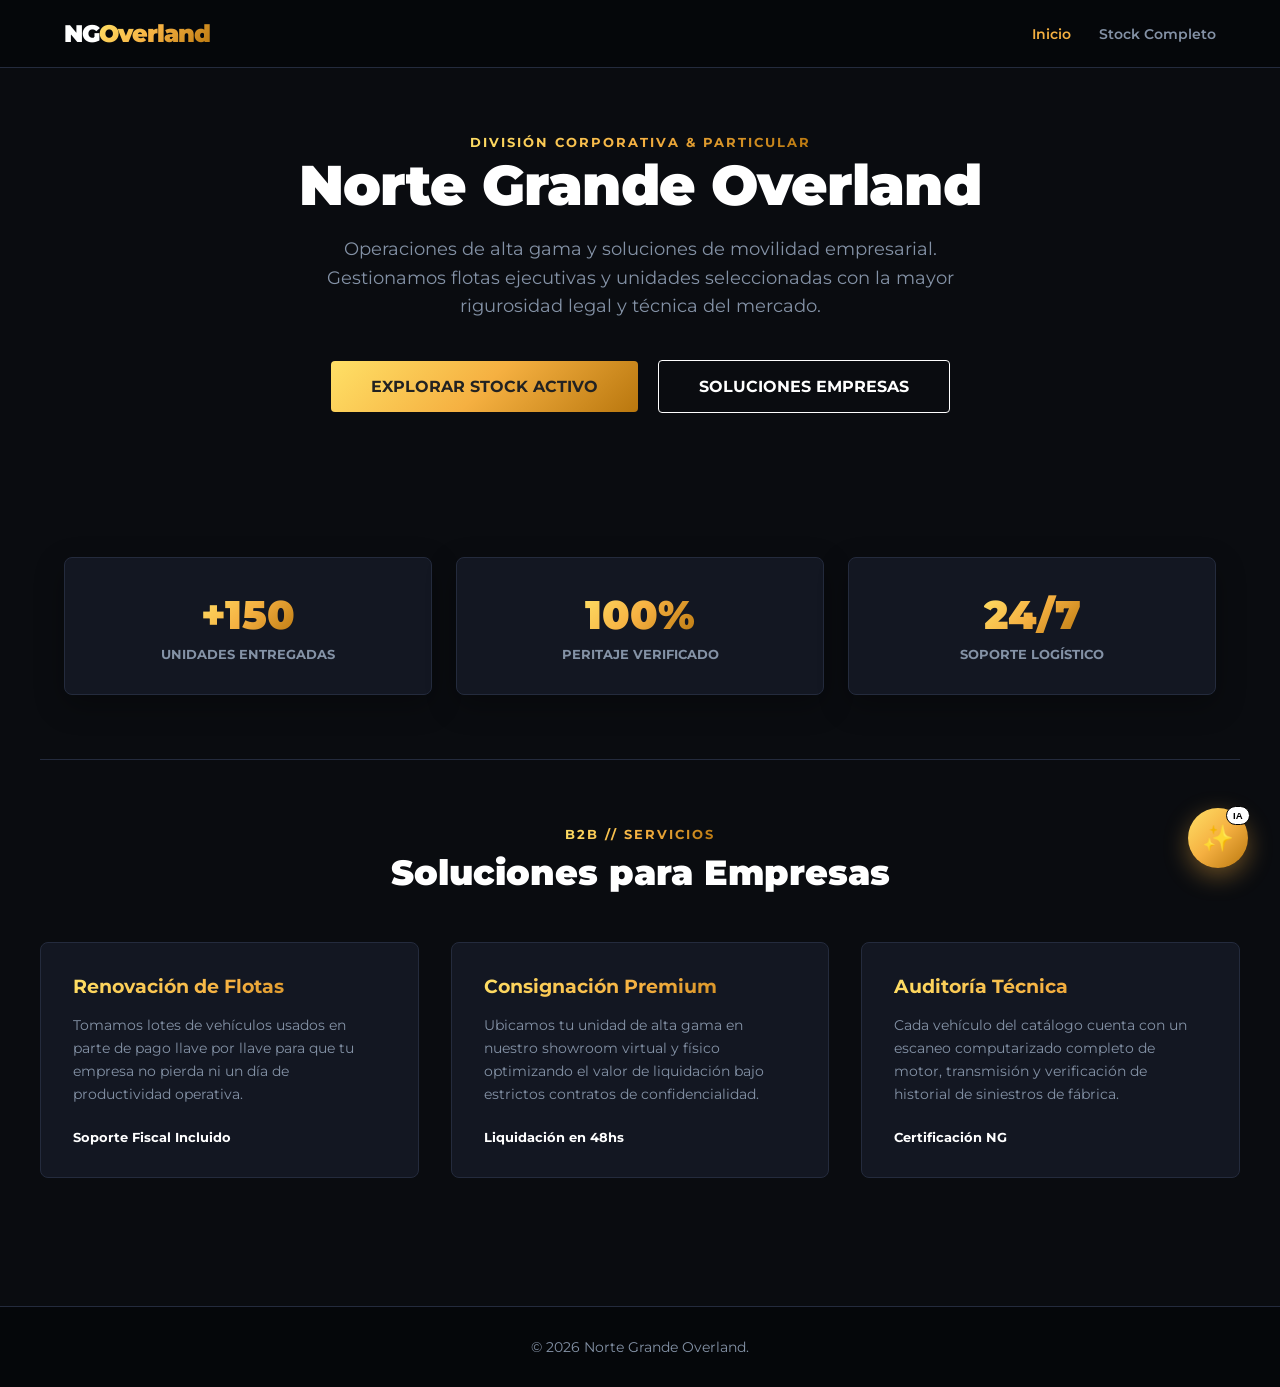
<file: index.html>
<!DOCTYPE html>
<html lang="es">
<head>
    <meta charset="UTF-8">
    <meta name="viewport" content="width=device-width, initial-scale=1.0">
    <title>Inicio | Norte Grande Overland</title>
    <link href="https://fonts.googleapis.com/css2?family=Montserrat:wght@400;600;700;900&display=swap" rel="stylesheet">
    <link rel="stylesheet" href="styles.css">
</head>
<body>

    <header class="navbar">
        <div class="nav-container">
            <a href="index.html" class="logo">NG<span>Overland</span></a>
            <nav class="menu">
                <a href="index.html" class="active">Inicio</a>
                <a href="catalogo.html">Stock Completo</a>
            </nav>
        </div>
    </header>

    <!-- HERO PRINCIPAL -->
    <main class="container section-padding" style="text-align: center;">
        <div class="section-header">
            <span class="sub-title">División Corporativa & Particular</span>
            <h1 style="font-size: 3.5rem; font-weight: 900; color: #fff; margin-bottom: 1rem; letter-spacing: -1px;">Norte Grande Overland</h1>
            <p style="color: var(--text-muted); max-width: 700px; margin: 0 auto 2.5rem auto; font-size: 1.1rem; line-height: 1.6;">
                Operaciones de alta gama y soluciones de movilidad empresarial. Gestionamos flotas ejecutivas y unidades seleccionadas con la mayor rigurosidad legal y técnica del mercado.
            </p>
            <a href="catalogo.html" class="btn btn-primary" style="padding: 1rem 2.5rem; font-size: 1rem; margin-right: 1rem;">Explorar Stock Activo</a>
            <a href="#corporativo" class="btn btn-outline-light" style="padding: 1rem 2.5rem; font-size: 1rem;">Soluciones Empresas</a>
        </div>
    </main>

    <!-- SECCIÓN DE MÉTRICAS -->
    <section class="container" style="padding-bottom: 4rem;">
        <div class="grid-metrics">
            <div class="metric-card">
                <h3 class="text-metal-gold">+150</h3>
                <p>Unidades Entregadas</p>
            </div>
            <div class="metric-card">
                <h3 class="text-metal-gold">100%</h3>
                <p>Peritaje Verificado</p>
            </div>
            <div class="metric-card">
                <h3 class="text-metal-gold">24/7</h3>
                <p>Soporte Logístico</p>
            </div>
        </div>
    </section>

    <!-- SECCIÓN CORPORATIVA -->
    <section id="corporativo" class="container section-padding" style="border-top: 1px solid var(--border-color);">
        <div class="section-header">
            <span class="sub-title">B2B // Servicios</span>
            <h2 class="section-title">Soluciones para Empresas</h2>
        </div>
        <div class="grid-autos">
            <div class="card-auto" style="padding: 2rem;">
                <h3 class="text-metal-gold" style="margin-bottom: 1rem;">Renovación de Flotas</h3>
                <p style="color: var(--text-muted); font-size: 0.9rem; line-height: 1.6; margin-bottom: 1.5rem;">Tomamos lotes de vehículos usados en parte de pago llave por llave para que tu empresa no pierda ni un día de productividad operativa.</p>
                <span style="font-size: 0.8rem; font-weight: 700; color: #fff;">Soporte Fiscal Incluido</span>
            </div>
            <div class="card-auto" style="padding: 2rem;">
                <h3 class="text-metal-gold" style="margin-bottom: 1rem;">Consignación Premium</h3>
                <p style="color: var(--text-muted); font-size: 0.9rem; line-height: 1.6; margin-bottom: 1.5rem;">Ubicamos tu unidad de alta gama en nuestro showroom virtual y físico optimizando el valor de liquidación bajo estrictos contratos de confidencialidad.</p>
                <span style="font-size: 0.8rem; font-weight: 700; color: #fff;">Liquidación en 48hs</span>
            </div>
            <div class="card-auto" style="padding: 2rem;">
                <h3 class="text-metal-gold" style="margin-bottom: 1rem;">Auditoría Técnica</h3>
                <p style="color: var(--text-muted); font-size: 0.9rem; line-height: 1.6; margin-bottom: 1.5rem;">Cada vehículo del catálogo cuenta con un escaneo computarizado completo de motor, transmisión y verificación de historial de siniestros de fábrica.</p>
                <span style="font-size: 0.8rem; font-weight: 700; color: #fff;">Certificación NG</span>
            </div>
        </div>
    </section>

    <!-- BURBUJA DE ASISTENTE IA -->
    <div class="ai-bubble-container">
        <div class="ai-chat-window" id="ai-chat">
            <div class="ai-chat-header">
                <div class="ai-status-dot"></div>
                <span>Overland AI Bot</span>
            </div>
            <div class="ai-chat-body">
                <p class="ai-msg-bot">Hola 👋. Soy el asistente inteligente de NG Overland. ¿Buscás una cotización corporativa o asesoramiento sobre alguna unidad de alta gama?</p>
            </div>
            <div class="ai-chat-footer">
                <input type="text" placeholder="Escribí tu consulta..." id="ai-input">
                <button onclick="enviarMensajeIA()">➔</button>
            </div>
        </div>
        <button class="ai-bubble-trigger" onclick="toggleAIChat()">
            <span class="ai-icon">✨</span>
            <span class="ai-badge">IA</span>
        </button>
    </div>

    <footer class="footer"><div class="container"><p>&copy; 2026 Norte Grande Overland.</p></div></footer>

    <script src="script-filtros.js"></script>
</body>
</html>
</file>
<file: styles.css>
:root {
    --bg-dark: #0a0c10;
    --bg-card: #131722;
    --border-color: #242b3d;
    --text-light: #ffffff;
    --text-muted: #8492a6;
    
    /* ACABADOS METALIZADOS PREMIUM */
    --metal-silver: linear-gradient(135deg, #bdc3c7 0%, #2c3e50 100%);
    --metal-gold: linear-gradient(135deg, #ffe066 0%, #f5b041 50%, #b9770e 100%);
    --metal-blue-titanium: linear-gradient(135deg, #48cae4 0%, #0077b6 100%);
    --metal-purple: linear-gradient(135deg, #a855f7 0%, #4c1d95 100%);
}

* { box-sizing: border-box; margin: 0; padding: 0; }
body { background-color: var(--bg-dark); color: var(--text-light); font-family: 'Montserrat', sans-serif; }
.container { max-width: 1200px; margin: 0 auto; padding: 0 1.5rem; }
.section-padding { padding: 4rem 0; }

/* NAVBAR */
.navbar { background-color: #05070a; border-bottom: 1px solid var(--border-color); padding: 1.2rem 0; position: sticky; top: 0; z-index: 100; }
.nav-container { max-width: 1200px; margin: 0 auto; padding: 0 1.5rem; display: flex; justify-content: space-between; align-items: center; }
.logo { font-size: 1.5rem; font-weight: 900; color: white; text-decoration: none; letter-spacing: -1px; }
.logo span { background: var(--metal-gold); -webkit-background-clip: text; -webkit-text-fill-color: transparent; }
.menu a { color: var(--text-muted); text-decoration: none; margin-left: 1.5rem; font-weight: 600; font-size: 0.9rem; transition: color 0.3s; }
.menu a:hover, .menu a.active { color: #f5b041; }

/* DETALLES DE TEXTOS METALIZADOS */
.text-metal-gold {
    background: var(--metal-gold);
    -webkit-background-clip: text;
    -webkit-text-fill-color: transparent;
    display: inline-block;
}

.section-header { text-align: center; margin-bottom: 3rem; }
.sub-title { font-size: 0.8rem; font-weight: 700; letter-spacing: 2px; text-transform: uppercase; background: var(--metal-gold); -webkit-background-clip: text; -webkit-text-fill-color: transparent; }
.section-title { font-size: 2.2rem; font-weight: 900; margin-top: 0.5rem; color: #fff; }

/* METRICAS */
.grid-metrics { display: grid; grid-template-columns: repeat(auto-fit, minmax(200px, 1fr)); gap: 1.5rem; margin-top: 2rem; }
.metric-card { background: var(--bg-card); border: 1px solid var(--border-color); padding: 2rem; text-align: center; border-radius: 8px; box-shadow: 0 10px 30px rgba(0,0,0,0.3); }
.metric-card h3 { font-size: 2.5rem; font-weight: 900; margin-bottom: 0.5rem; }
.metric-card p { color: var(--text-muted); font-size: 0.8rem; font-weight: 700; text-transform: uppercase; }

/* FILTROS */
.filter-wrapper { background-color: var(--bg-card); padding: 1.5rem; border-radius: 8px; border: 1px solid var(--border-color); }
.filter-box { display: flex; gap: 1.5rem; align-items: flex-end; flex-wrap: wrap; }
.filter-group { display: flex; flex-direction: column; gap: 0.5rem; flex: 1; min-width: 180px; }
.filter-group label { font-size: 0.75rem; text-transform: uppercase; color: var(--text-muted); font-weight: 700; }
.input-field-sm { background-color: var(--bg-dark); border: 1px solid var(--border-color); color: white; padding: 0.7rem; border-radius: 4px; outline: none; width: 100%; }

/* BOTONES */
.btn { display: inline-block; cursor: pointer; border-radius: 4px; font-weight: 700; text-transform: uppercase; font-size: 0.8rem; transition: transform 0.2s; padding: 0.8rem 1.5rem; border: none; text-decoration: none; }
.btn-primary { background: var(--metal-gold); color: #222; }
.btn-primary:hover { transform: translateY(-2px); }
.btn-outline-light { border: 1px solid white; color: white; background: transparent; }
.btn-outline-light:hover { background: white; color: black; }

/* GRILLA Y TARJETAS */
.grid-autos { display: grid; grid-template-columns: repeat(auto-fill, minmax(280px, 1fr)); gap: 2rem; }
.card-auto { background-color: var(--bg-card); border: 1px solid var(--border-color); border-radius: 8px; overflow: hidden; display: flex; flex-direction: column; position: relative; transition: border-color 0.3s; }
.card-auto:hover { border-color: #f5b041; }

/* ETIQUETAS METALIZADAS LLAMATIVAS */
.tag-status { position: absolute; top: 1rem; left: 1rem; color: white; padding: 0.3rem 0.7rem; font-size: 0.65rem; font-weight: 800; border-radius: 4px; z-index: 10; text-transform: uppercase; letter-spacing: 0.5px; box-shadow: 0 4px 10px rgba(0,0,0,0.4); }
.tag-metal-silver { background: var(--metal-silver); color: #111; }
.tag-metal-blue { background: var(--metal-blue-titanium); }
.tag-metal-purple { background: var(--metal-purple); }

.img-zoom-container { width: 100%; height: 180px; overflow: hidden; }
.auto-img { width: 100%; height: 100%; object-fit: cover; }
.card-auto-body { padding: 1.5rem; flex: 1; display: flex; flex-direction: column; }
.categoria { font-size: 0.75rem; font-weight: 700; text-transform: uppercase; }
.card-auto-body h3 { font-size: 1.2rem; font-weight: 700; margin: 0.5rem 0; color: white; }
.precio-auto { font-size: 1.4rem; font-weight: 900; margin-bottom: 0.8rem; }
.moneda-ref { font-size: 0.8rem; color: var(--text-muted); font-weight: 400; -webkit-text-fill-color: var(--text-muted); }
.descripcion-corta { color: var(--text-muted); font-size: 0.85rem; line-height: 1.5; margin-bottom: 1.5rem; flex: 1; }
.btn-open-details { background: transparent; border: none; color: #f5b041; text-align: left; font-weight: 700; font-size: 0.85rem; cursor: pointer; padding: 0; outline: none; }

/* MODAL INTERACTIVO */
.modal-overlay { position: fixed; top: 0; left: 0; width: 100%; height: 100%; background: rgba(0, 0, 0, 0.9); backdrop-filter: blur(5px); display: none; justify-content: center; align-items: center; z-index: 200; padding: 1rem; }
.modal-card { background: var(--bg-card); border: 1px solid var(--border-color); padding: 2.5rem 2rem; border-radius: 8px; max-width: 600px; width: 100%; position: relative; }
.close-modal-btn { position: absolute; top: 1rem; right: 1.5rem; font-size: 2rem; color: var(--text-muted); cursor: pointer; }
.modal-gallery { display: grid; grid-template-columns: 1fr 1fr; gap: 1rem; margin-bottom: 1.5rem; }
.modal-gallery img { width: 100%; height: 140px; object-fit: cover; border-radius: 4px; border: 1px solid var(--border-color); }
.modal-technical-sheet { background: var(--bg-dark); padding: 1.2rem; border-radius: 6px; border: 1px solid var(--border-color); }
.tech-item { padding: 0.5rem 0; border-bottom: 1px solid rgba(255,255,255,0.05); font-size: 0.9rem; color: var(--text-muted); display: flex; justify-content: space-between; }
.tech-item span { color: white; font-weight: 600; }

/* SÚPER BURBUJA DE INTELIGENCIA ARTIFICIAL FLOATING SYSTEM */
.ai-bubble-container { position: fixed; bottom: 2rem; right: 2rem; z-index: 999; display: flex; flex-direction: column; align-items: flex-end; }
.ai-bubble-trigger { background: var(--metal-gold); width: 60px; height: 60px; border-radius: 50%; border: none; cursor: pointer; display: flex; justify-content: center; align-items: center; position: relative; box-shadow: 0 8px 25px rgba(245, 176, 65, 0.4); transition: transform 0.2s; }
.ai-bubble-trigger:hover { transform: scale(1.08); }
.ai-icon { font-size: 1.6rem; color: #111; }
.ai-badge { position: absolute; top: -2px; right: -2px; background: #fff; color: #000; font-size: 0.6rem; font-weight: 900; padding: 0.2rem 0.4rem; border-radius: 99px; border: 1px solid #000; }

.ai-chat-window { width: 330px; height: 400px; background: var(--bg-card); border: 1px solid var(--border-color); border-radius: 12px; margin-bottom: 1rem; display: none; flex-direction: column; overflow: hidden; box-shadow: 0 15px 40px rgba(0,0,0,0.6); }
.ai-chat-header { background: #0f121a; padding: 1rem; border-bottom: 1px solid var(--border-color); display: flex; align-items: center; gap: 0.5rem; font-weight: 700; font-size: 0.85rem; }
.ai-status-dot { width: 8px; height: 8px; background: #2ecc71; border-radius: 50%; box-shadow: 0 0 8px #2ecc71; }
.ai-chat-body { flex: 1; padding: 1rem; overflow-y: auto; display: flex; flex-direction: column; gap: 0.8rem; font-size: 0.8rem; background: #0b0d14; }
.ai-msg-bot { background: var(--border-color); padding: 0.6rem 0.8rem; border-radius: 8px 8px 8px 0; max-width: 85%; align-self: flex-start; color: #e2e8f0; line-height: 1.4; }
.ai-msg-user { background: #f5b041; color: #111; padding: 0.6rem 0.8rem; border-radius: 8px 8px 0 8px; max-width: 85%; align-self: flex-end; font-weight: 600; }
.ai-chat-footer { padding: 0.8rem; border-top: 1px solid var(--border-color); display: flex; gap: 0.5rem; background: #131722; }
.ai-chat-footer input { flex: 1; background: var(--bg-dark); border: 1px solid var(--border-color); color: white; padding: 0.5rem; border-radius: 4px; outline: none; font-size: 0.8rem; }
.ai-chat-footer button { background: var(--metal-gold); border: none; padding: 0 0.8rem; border-radius: 4px; cursor: pointer; font-weight: 700; }

.footer { background: #05070a; text-align: center; padding: 2rem 0; color: var(--text-muted); font-size: 0.85rem; margin-top: 4rem; border-top: 1px solid var(--border-color); }
@media (max-width: 768px) { .filter-box { flex-direction: column; align-items: stretch; } .ai-chat-window { width: 280px; right: 1rem; } }
</file>
